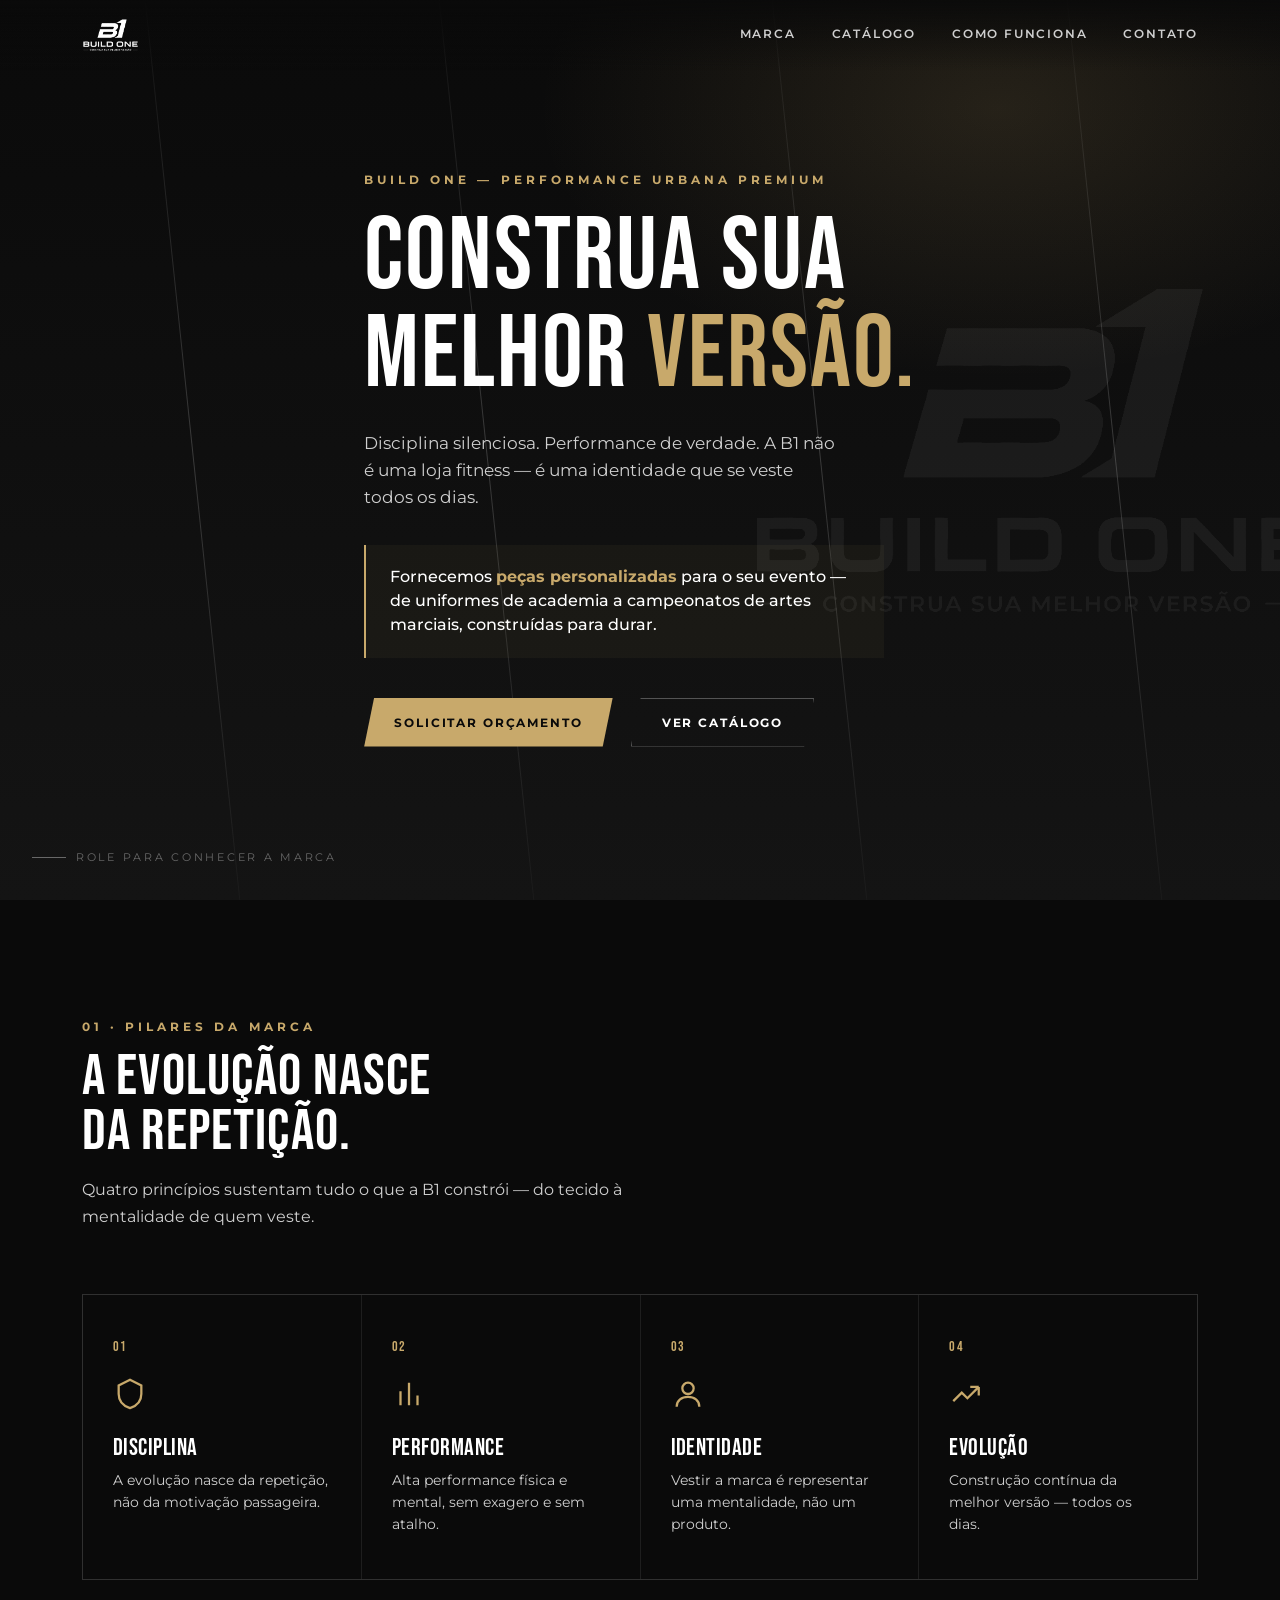
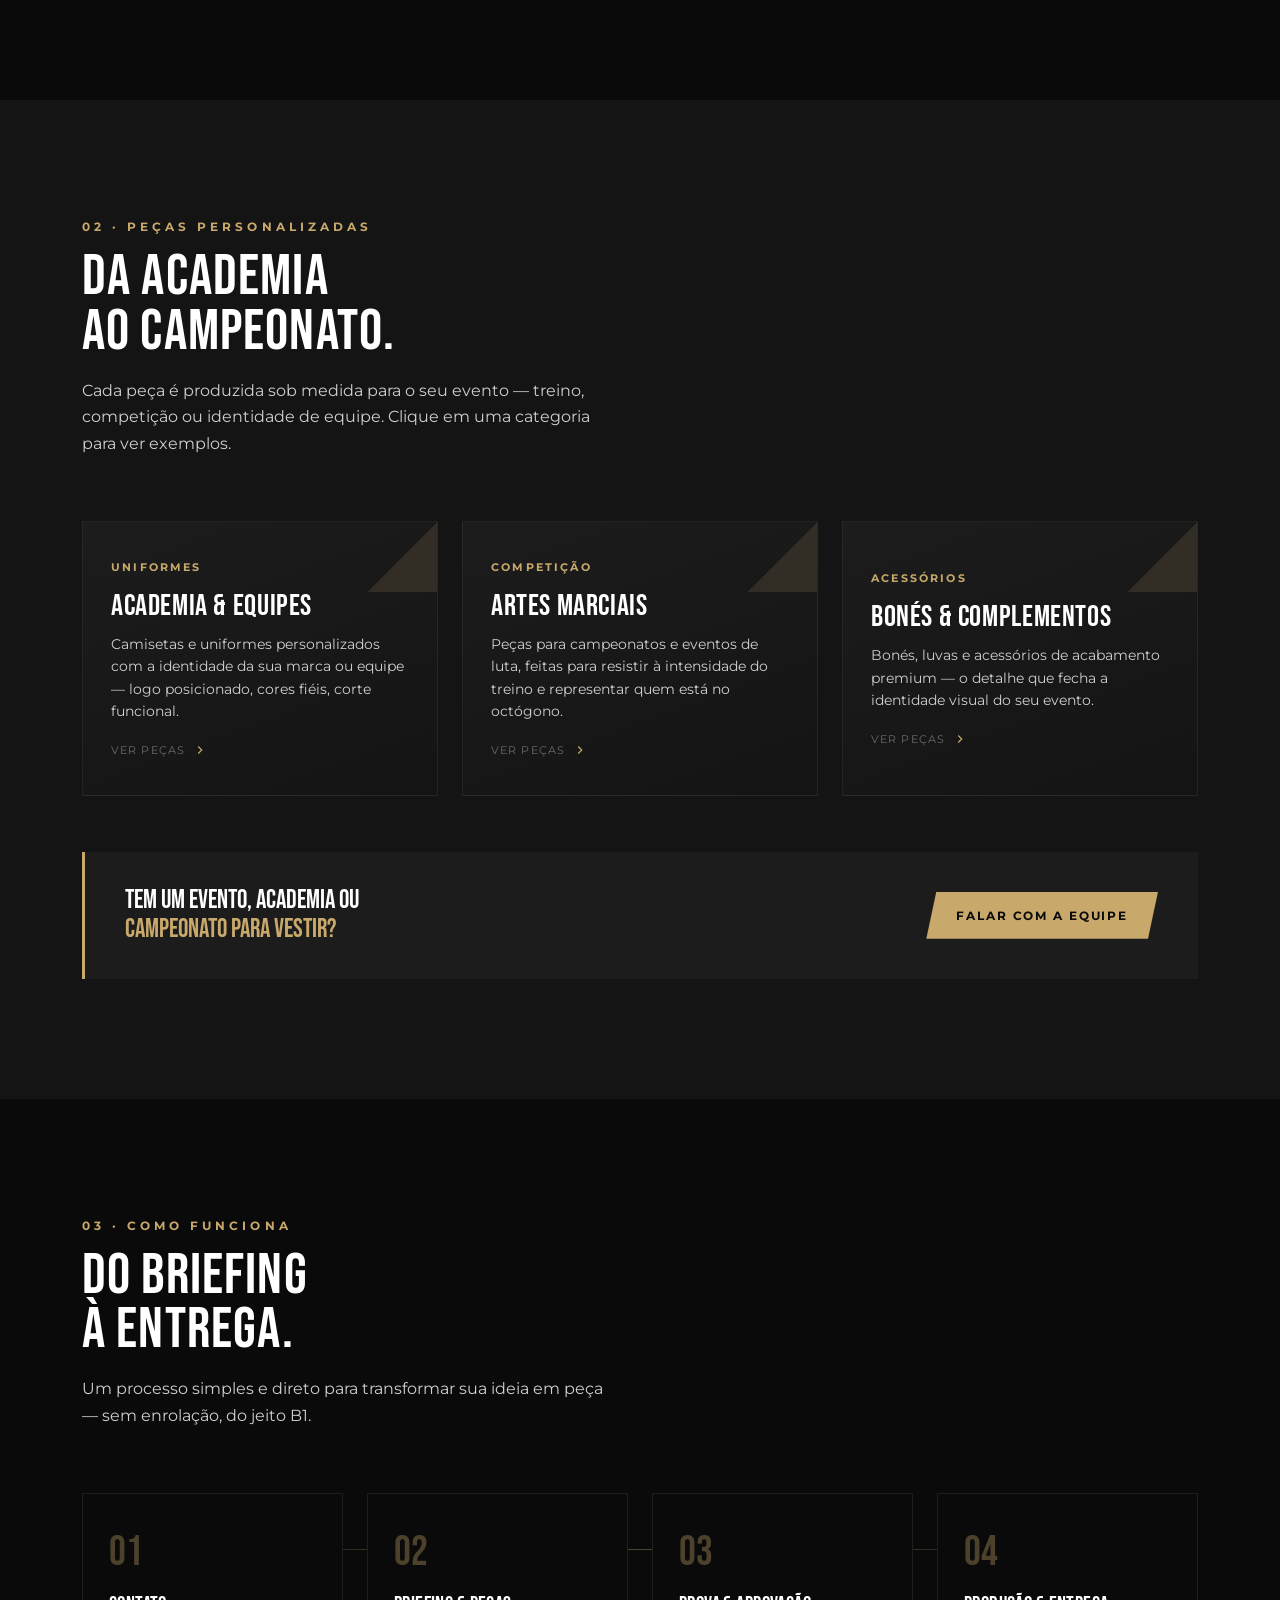
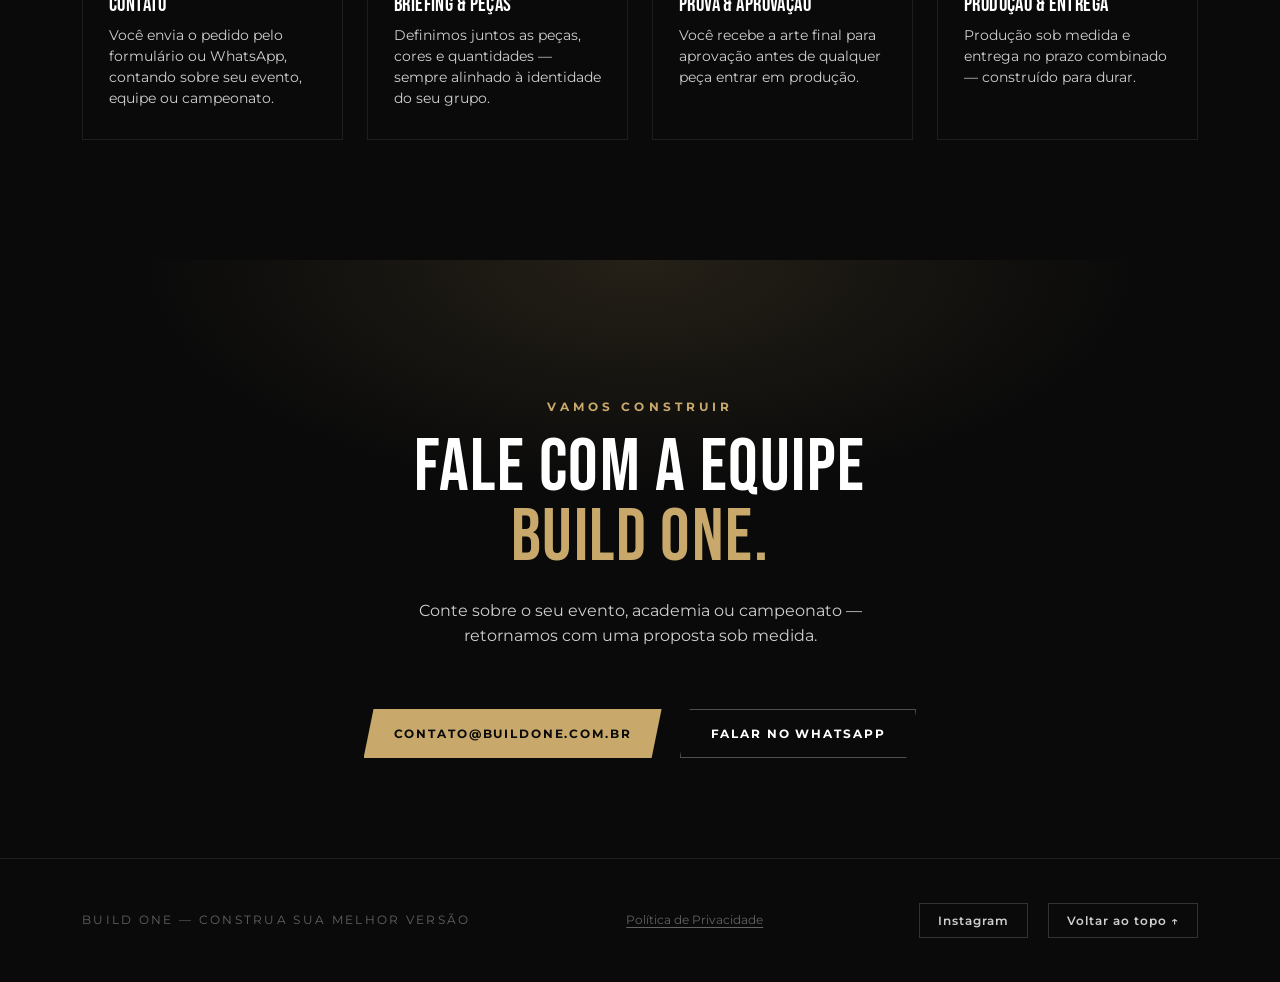
<file: index.html>
<!DOCTYPE html>
<html lang="pt-BR">
<head>
<meta charset="UTF-8">
<meta name="viewport" content="width=device-width, initial-scale=1.0">
<title>BUILD ONE — Construa sua melhor versão</title>
<meta name="description" content="B1 Build One — peças esportivas personalizadas para academias, equipes e campeonatos de artes marciais.">
<link rel="preconnect" href="https://fonts.googleapis.com">
<link rel="preconnect" href="https://fonts.gstatic.com" crossorigin>
<link href="https://fonts.googleapis.com/css2?family=Bebas+Neue&family=Montserrat:wght@400;500;600;700;800&display=swap" rel="stylesheet">
<link rel="stylesheet" href="style.css">
</head>
<body>

<header id="siteHeader">
  <div class="wrap">
    <a href="#topo" class="logo-mark" aria-label="Build One — início">
      <img src="assets/logo-white.png" alt="Build One">
    </a>
    <nav id="mainNav">
      <a href="#marca">Marca</a>
      <a href="#catalogo">Catálogo</a>
      <a href="#como-funciona">Como Funciona</a>
      <a href="#contato">Contato</a>
    </nav>
    <button class="nav-toggle" id="navToggle" aria-label="Abrir menu">
      <span></span><span></span><span></span>
    </button>
  </div>
</header>

<section class="hero" id="topo">
  <div class="hero-lines">
    <span style="left:15%;"></span>
    <span style="left:38%;"></span>
    <span style="left:64%;"></span>
    <span style="left:87%;"></span>
  </div>
  <div class="hero-ghost"><img src="assets/logo-white.png" alt=""></div>
  <div class="wrap">
    <div class="hero-content">
      <span class="eyebrow">Build One — Performance Urbana Premium</span>
      <h1>Construa sua<br>melhor <span class="accent">versão.</span></h1>
      <p class="hero-sub">Disciplina silenciosa. Performance de verdade. A B1 não é uma loja fitness — é uma identidade que se veste todos os dias.</p>

      <div class="hero-custom">
        <p>Fornecemos <b>peças personalizadas</b> para o seu evento — de uniformes de academia a campeonatos de artes marciais, construídas para durar.</p>
      </div>

      <div class="hero-cta">
        <a href="#contato" class="btn btn-primary">Solicitar orçamento</a>
        <a href="#catalogo" class="btn btn-ghost">Ver catálogo</a>
      </div>
    </div>
  </div>
  <div class="scroll-cue"><span class="line"></span> Role para conhecer a marca</div>
</section>

<section id="marca">
  <div class="wrap">
    <div class="section-head reveal">
      <span class="eyebrow">01 · Pilares da marca</span>
      <h2>A evolução nasce<br>da repetição.</h2>
      <p>Quatro princípios sustentam tudo o que a B1 constrói — do tecido à mentalidade de quem veste.</p>
    </div>

    <div class="pillars reveal">
      <div class="pillar">
        <span class="pillar-num">01</span>
        <svg class="pillar-icon" viewBox="0 0 24 24"><path d="M12 2l8 4v6c0 5-3.5 8.5-8 10-4.5-1.5-8-5-8-10V6l8-4z"/></svg>
        <h3>Disciplina</h3>
        <p>A evolução nasce da repetição, não da motivação passageira.</p>
      </div>
      <div class="pillar">
        <span class="pillar-num">02</span>
        <svg class="pillar-icon" viewBox="0 0 24 24"><path d="M6 20V10M12 20V4M18 20v-7"/></svg>
        <h3>Performance</h3>
        <p>Alta performance física e mental, sem exagero e sem atalho.</p>
      </div>
      <div class="pillar">
        <span class="pillar-num">03</span>
        <svg class="pillar-icon" viewBox="0 0 24 24"><circle cx="12" cy="8" r="4"/><path d="M4 21c0-4.4 3.6-7 8-7s8 2.6 8 7"/></svg>
        <h3>Identidade</h3>
        <p>Vestir a marca é representar uma mentalidade, não um produto.</p>
      </div>
      <div class="pillar">
        <span class="pillar-num">04</span>
        <svg class="pillar-icon" viewBox="0 0 24 24"><path d="M3 17l6-6 4 4 8-8M21 7v6M21 7h-6"/></svg>
        <h3>Evolução</h3>
        <p>Construção contínua da melhor versão — todos os dias.</p>
      </div>
    </div>
  </div>
</section>

<section class="section-alt" id="catalogo">
  <div class="wrap">
    <div class="section-head reveal">
      <span class="eyebrow">02 · Peças personalizadas</span>
      <h2>Da academia<br>ao campeonato.</h2>
      <p>Cada peça é produzida sob medida para o seu evento — treino, competição ou identidade de equipe. Clique em uma categoria para ver exemplos.</p>
    </div>

    <div class="pieces-grid reveal" role="tablist" aria-label="Categorias do catálogo">
      <button type="button" class="piece-card" data-target="panel-academia" role="tab" aria-selected="false" aria-controls="panel-academia">
        <span class="piece-tag">Uniformes</span>
        <h3>Academia &amp; Equipes</h3>
        <p>Camisetas e uniformes personalizados com a identidade da sua marca ou equipe — logo posicionado, cores fiéis, corte funcional.</p>
        <span class="piece-indicator">Ver peças
          <svg viewBox="0 0 24 24"><path d="M9 6l6 6-6 6"/></svg>
        </span>
      </button>

      <button type="button" class="piece-card" data-target="panel-artes-marciais" role="tab" aria-selected="false" aria-controls="panel-artes-marciais">
        <span class="piece-tag">Competição</span>
        <h3>Artes Marciais</h3>
        <p>Peças para campeonatos e eventos de luta, feitas para resistir à intensidade do treino e representar quem está no octógono.</p>
        <span class="piece-indicator">Ver peças
          <svg viewBox="0 0 24 24"><path d="M9 6l6 6-6 6"/></svg>
        </span>
      </button>

      <button type="button" class="piece-card" data-target="panel-acessorios" role="tab" aria-selected="false" aria-controls="panel-acessorios">
        <span class="piece-tag">Acessórios</span>
        <h3>Bonés &amp; Complementos</h3>
        <p>Bonés, luvas e acessórios de acabamento premium — o detalhe que fecha a identidade visual do seu evento.</p>
        <span class="piece-indicator">Ver peças
          <svg viewBox="0 0 24 24"><path d="M9 6l6 6-6 6"/></svg>
        </span>
      </button>
    </div>

    <div class="product-panels reveal" id="productPanels">

      <!-- ACADEMIA & EQUIPES -->
      <div class="product-panel" id="panel-academia" role="tabpanel">
        <div class="panel-inner">
          <div class="panel-head">
            <h4>Academia &amp; Equipes</h4>
            <span>4 modelos em destaque — personalizáveis com sua logo e cores</span>
          </div>
          <div class="product-grid">
            <div class="product-card">
              <div class="product-thumb">
                <svg viewBox="0 0 24 24"><path d="M8 4L4 7v3h2v10h12V10h2V7l-4-3-3 2h-2L8 4z"/></svg>
              </div>
              <div class="product-info">
                <span class="p-tag">Personalizável</span>
                <h5>Camiseta Dry-fit Equipe</h5>
                <p>Tecido leve, logo B1 Sport System e da sua equipe.</p>
              </div>
            </div>
            <div class="product-card">
              <div class="product-thumb">
                <svg viewBox="0 0 24 24"><path d="M9 4L6 6v3h1v11h10V9h1V6l-3-2-2 1.5h-2L9 4z"/></svg>
              </div>
              <div class="product-info">
                <span class="p-tag">Personalizável</span>
                <h5>Regata Performance</h5>
                <p>Corte funcional para treino de alta intensidade.</p>
              </div>
            </div>
            <div class="product-card">
              <div class="product-thumb">
                <svg viewBox="0 0 24 24"><path d="M7 4L4 6.5V10h2v10h12V10h2V6.5L17 4l-3 2h-4L7 4z"/></svg>
              </div>
              <div class="product-info">
                <span class="p-tag">Personalizável</span>
                <h5>Agasalho de Treino</h5>
                <p>Conjunto para pré e pós-treino com identidade da marca.</p>
              </div>
            </div>
            <div class="product-card">
              <div class="product-thumb">
                <svg viewBox="0 0 24 24"><path d="M6 4h12v4l-2 2v10H8V10L6 8V4z"/></svg>
              </div>
              <div class="product-info">
                <span class="p-tag">Personalizável</span>
                <h5>Uniforme Completo</h5>
                <p>Kit fechado para equipes — camiseta, shorts e acessório.</p>
              </div>
            </div>
          </div>
        </div>
      </div>

      <!-- ARTES MARCIAIS -->
      <div class="product-panel" id="panel-artes-marciais" role="tabpanel">
        <div class="panel-inner">
          <div class="panel-head">
            <h4>Artes Marciais</h4>
            <span>4 modelos em destaque — construídos para competição</span>
          </div>
          <div class="product-grid">
            <div class="product-card">
              <div class="product-thumb">
                <svg viewBox="0 0 24 24"><path d="M6 5l6 3 6-3v4l-6 3-6-3V5zM6 12l6 3 6-3v7l-6 3-6-3v-7z"/></svg>
              </div>
              <div class="product-info">
                <span class="p-tag">Personalizável</span>
                <h5>Rashguard Competição</h5>
                <p>Sublimação total, cores e patrocinadores sob medida.</p>
              </div>
            </div>
            <div class="product-card">
              <div class="product-thumb">
                <svg viewBox="0 0 24 24"><path d="M8 4h8l2 4-3 2v10H9V10L6 8l2-4z"/></svg>
              </div>
              <div class="product-info">
                <span class="p-tag">Personalizável</span>
                <h5>Shorts MMA</h5>
                <p>Tecido resistente com liberdade total de movimento.</p>
              </div>
            </div>
            <div class="product-card">
              <div class="product-thumb">
                <svg viewBox="0 0 24 24"><path d="M12 3l7 3v6c0 5-3 8-7 9-4-1-7-4-7-9V6l7-3z"/></svg>
              </div>
              <div class="product-info">
                <span class="p-tag">Personalizável</span>
                <h5>Faixa &amp; Kimono</h5>
                <p>Bordado e identificação de graduação personalizados.</p>
              </div>
            </div>
            <div class="product-card">
              <div class="product-thumb">
                <svg viewBox="0 0 24 24"><path d="M4 12a4 4 0 018 0v3a3 3 0 01-3 3H8a4 4 0 01-4-4v-2zM16 9a3 3 0 013 3v4a3 3 0 01-3 3h-1v-7l1-3z"/></svg>
              </div>
              <div class="product-info">
                <span class="p-tag">Personalizável</span>
                <h5>Luvas de Treino</h5>
                <p>Acabamento premium com identidade visual do evento.</p>
              </div>
            </div>
          </div>
        </div>
      </div>

      <!-- BONÉS & COMPLEMENTOS -->
      <div class="product-panel" id="panel-acessorios" role="tabpanel">
        <div class="panel-inner">
          <div class="panel-head">
            <h4>Bonés &amp; Complementos</h4>
            <span>4 modelos em destaque — o acabamento da sua identidade</span>
          </div>
          <div class="product-grid">
            <div class="product-card">
              <div class="product-thumb">
                <svg viewBox="0 0 24 24"><path d="M3 15c0-5 4-9 9-9s9 4 9 9H3z"/><path d="M3 15h18v2H3z"/></svg>
              </div>
              <div class="product-info">
                <span class="p-tag">Personalizável</span>
                <h5>Boné Aba Curva</h5>
                <p>Bordado 3D com o símbolo B1 ou logo do seu evento.</p>
              </div>
            </div>
            <div class="product-card">
              <div class="product-thumb">
                <svg viewBox="0 0 24 24"><path d="M4 9h16v10H4zM8 9V6a4 4 0 018 0v3"/></svg>
              </div>
              <div class="product-info">
                <span class="p-tag">Personalizável</span>
                <h5>Bolsa Esportiva</h5>
                <p>Espaço para treino diário com identidade visual da marca.</p>
              </div>
            </div>
            <div class="product-card">
              <div class="product-thumb">
                <svg viewBox="0 0 24 24"><path d="M6 3h12l-2 6 2 3-2 9H8l-2-9 2-3-2-6z"/></svg>
              </div>
              <div class="product-info">
                <span class="p-tag">Personalizável</span>
                <h5>Toalha Premium</h5>
                <p>Acabamento felpudo com logo bordado ou estampado.</p>
              </div>
            </div>
            <div class="product-card">
              <div class="product-thumb">
                <svg viewBox="0 0 24 24"><path d="M9 3h6l1 4-2 2v10a2 2 0 01-2 2 2 2 0 01-2-2V9l-2-2 1-4z"/></svg>
              </div>
              <div class="product-info">
                <span class="p-tag">Personalizável</span>
                <h5>Squeeze Personalizado</h5>
                <p>Garrafa térmica com a marca do seu evento ou equipe.</p>
              </div>
            </div>
          </div>
        </div>
      </div>

    </div>

    <div class="cta-banner reveal">
      <p>Tem um evento, academia ou<br><span>campeonato para vestir?</span></p>
      <a href="#contato" class="btn btn-primary">Falar com a equipe</a>
    </div>
  </div>
</section>

<section id="como-funciona">
  <div class="wrap">
    <div class="section-head reveal">
      <span class="eyebrow">03 · Como funciona</span>
      <h2>Do briefing<br>à entrega.</h2>
      <p>Um processo simples e direto para transformar sua ideia em peça — sem enrolação, do jeito B1.</p>
    </div>

    <div class="steps reveal">
      <div class="step">
        <span class="step-num">01</span>
        <h3>Contato</h3>
        <p>Você envia o pedido pelo formulário ou WhatsApp, contando sobre seu evento, equipe ou campeonato.</p>
      </div>
      <div class="step">
        <span class="step-num">02</span>
        <h3>Briefing &amp; Peças</h3>
        <p>Definimos juntos as peças, cores e quantidades — sempre alinhado à identidade do seu grupo.</p>
      </div>
      <div class="step">
        <span class="step-num">03</span>
        <h3>Prova &amp; Aprovação</h3>
        <p>Você recebe a arte final para aprovação antes de qualquer peça entrar em produção.</p>
      </div>
      <div class="step">
        <span class="step-num">04</span>
        <h3>Produção &amp; Entrega</h3>
        <p>Produção sob medida e entrega no prazo combinado — construído para durar.</p>
      </div>
    </div>
  </div>
</section>

<section class="contact" id="contato">
  <div class="wrap">
    <div class="contact-head reveal">
      <span class="eyebrow">Vamos construir</span>
      <h2>Fale com a equipe<br><span class="g">Build One.</span></h2>
      <p class="contact-sub">Conte sobre o seu evento, academia ou campeonato — retornamos com uma proposta sob medida.</p>
    </div>

    <div class="contact-actions reveal">
      <a href="mailto:contato@buildone.com.br" class="btn btn-primary">contato@buildone.com.br</a>
      <a href="https://wa.me/5581982292300" class="btn btn-ghost" target="_blank" rel="noopener">Falar no WhatsApp</a>
    </div>
  </div>
</section>

<footer>
  <div class="wrap">
    <span class="foot-tagline">Build One — Construa sua melhor versão</span>
    <div class="foot-links">
      <a href="#" class="privacy-link text-link">Política de Privacidade</a>
    </div>
    <div class="foot-social">
      <a href="#" target="_blank" rel="noopener">Instagram</a>
      <a href="#topo">Voltar ao topo ↑</a>
    </div>
  </div>
</footer>

<!-- Modal — Política de Privacidade -->
<div class="modal-overlay" id="privacyModal">
  <div class="modal-box">
    <h3>Política de Privacidade</h3>
    <p>Os dados preenchidos no formulário de orçamento (nome, contato e detalhes do pedido) são usados exclusivamente para montar sua mensagem de contato com a equipe B1 pelo WhatsApp.</p>
    <p>Esses dados <b>não são enviados a nenhum servidor</b>, não ficam armazenados neste site e não são compartilhados com terceiros. Eles existem apenas no seu navegador, durante o preenchimento, até você enviar a mensagem.</p>
    <p>Ao continuar a conversa pelo WhatsApp, o tratamento dos seus dados passa a seguir a política de privacidade do próprio WhatsApp/Meta.</p>
    <p>Dúvidas sobre o uso dos seus dados podem ser enviadas para <b>contato@buildone.com.br</b>.</p>
    <button class="modal-close" id="privacyClose" type="button">Entendi</button>
  </div>
</div>

<script src="script.js"></script>
</body>
</html>
</file>
<file: style.css>
/* ============================================================
   BUILD ONE (B1) — style.css
   Identidade: preto premium + dourado, Bebas Neue + Montserrat
   ============================================================ */

:root{
  --black:#0A0A0A;
  --graphite:#1C1C1C;
  --graphite-2:#141414;
  --white:#FFFFFF;
  --silver:#CFCFCF;
  --silver-dim:rgba(207,207,207,0.45);
  --gold:#C8A96B;
  --gold-dim:rgba(200,169,107,0.35);
  --gold-glow:rgba(200,169,107,0.14);
  --angle:-6deg;
}

*{margin:0;padding:0;box-sizing:border-box;}

html{scroll-behavior:smooth;}

body{
  background:var(--black);
  color:var(--white);
  font-family:'Montserrat',sans-serif;
  overflow-x:hidden;
}

h1,h2,h3,.display{
  font-family:'Bebas Neue',sans-serif;
  letter-spacing:0.02em;
  line-height:0.95;
  text-transform:uppercase;
  font-weight:400;
}

.eyebrow{
  font-family:'Montserrat',sans-serif;
  font-weight:700;
  font-size:0.72rem;
  letter-spacing:0.35em;
  text-transform:uppercase;
  color:var(--gold);
}

a{color:inherit;text-decoration:none;}
button{font-family:inherit;cursor:pointer;}

.wrap{
  max-width:1180px;
  margin:0 auto;
  padding:0 32px;
}

/* ---------- reveal on scroll ---------- */
.reveal{
  opacity:0;
  transform:translateY(28px);
  transition:opacity 0.8s ease, transform 0.8s ease;
}
.reveal.in{
  opacity:1;
  transform:translateY(0);
}

@media (prefers-reduced-motion: reduce){
  .reveal{opacity:1;transform:none;transition:none;}
  html{scroll-behavior:auto;}
}

/* ---------- header ---------- */
header{
  position:fixed;
  top:0;left:0;right:0;
  z-index:50;
  padding:18px 0;
  background:linear-gradient(to bottom, rgba(10,10,10,0.92), rgba(10,10,10,0));
  transition:background 0.3s ease, padding 0.3s ease;
}
header.scrolled{
  background:rgba(10,10,10,0.92);
  backdrop-filter:blur(8px);
  padding:12px 0;
  border-bottom:1px solid rgba(200,169,107,0.15);
}
header .wrap{
  display:flex;
  align-items:center;
  justify-content:space-between;
}
.logo-mark{
  display:flex;
  align-items:center;
  cursor:pointer;
  user-select:none;
}
.logo-mark img{
  height:34px;
  width:auto;
  display:block;
}
nav{display:flex;gap:36px;}
nav a{
  font-size:0.75rem;
  font-weight:600;
  letter-spacing:0.15em;
  text-transform:uppercase;
  color:var(--silver);
  position:relative;
  padding-bottom:4px;
}
nav a::after{
  content:'';
  position:absolute;
  left:0;bottom:0;
  width:0%;
  height:1px;
  background:var(--gold);
  transition:width 0.3s ease;
}
nav a:hover{color:var(--white);}
nav a:hover::after{width:100%;}
.nav-toggle{display:none;}

/* ---------- hero ---------- */
.hero{
  position:relative;
  min-height:100svh;
  display:flex;
  align-items:center;
  padding-top:120px;
  padding-bottom:100px;
  overflow:hidden;
  background:
    radial-gradient(ellipse 60% 50% at 78% 12%, var(--gold-glow), transparent 60%),
    linear-gradient(180deg, var(--black) 0%, var(--graphite-2) 100%);
}

.hero-lines{
  position:absolute;
  inset:0;
  pointer-events:none;
  opacity:0.5;
}
.hero-lines span{
  position:absolute;
  background:linear-gradient(180deg, transparent, var(--silver-dim), transparent);
  width:1px;
  top:-10%;
  height:120%;
  transform:rotate(var(--angle));
}

.hero-ghost{
  position:absolute;
  right:-4%;
  top:50%;
  transform:translateY(-50%);
  width:min(46vw,620px);
  opacity:0.05;
  pointer-events:none;
  user-select:none;
  z-index:0;
}
.hero-ghost img{width:100%;height:auto;display:block;}

.hero-content{
  position:relative;
  z-index:2;
  max-width:680px;
}

.hero .eyebrow{margin-bottom:22px;display:block;}

.hero h1{
  font-size:clamp(3.4rem, 8vw, 6.4rem);
  color:var(--white);
}
.hero h1 .accent{color:var(--gold);}

.hero-sub{
  margin-top:26px;
  font-size:1.05rem;
  color:var(--silver);
  max-width:480px;
  line-height:1.6;
  font-weight:400;
}

.hero-custom{
  margin-top:34px;
  padding:20px 24px;
  border-left:2px solid var(--gold);
  background:rgba(200,169,107,0.05);
  max-width:520px;
}
.hero-custom p{
  font-size:0.98rem;
  color:var(--white);
  line-height:1.55;
  font-weight:500;
}
.hero-custom p b{color:var(--gold);font-weight:700;}

.hero-cta{
  margin-top:40px;
  display:flex;
  gap:18px;
  flex-wrap:wrap;
}

.btn{
  display:inline-flex;
  align-items:center;
  gap:10px;
  padding:16px 30px;
  font-size:0.78rem;
  font-weight:700;
  letter-spacing:0.15em;
  text-transform:uppercase;
  transition:transform 0.25s ease, background 0.25s ease, color 0.25s ease, border-color 0.25s ease;
  clip-path:polygon(10px 0, 100% 0, calc(100% - 10px) 100%, 0 100%);
  border:none;
}
.btn-primary{
  background:var(--gold);
  color:var(--black);
}
.btn-primary:hover{
  transform:translateY(-2px);
  background:#dcbb80;
}
.btn-ghost{
  border:1px solid rgba(207,207,207,0.35);
  color:var(--white);
  background:transparent;
  clip-path:polygon(10px 0, 100% 0, calc(100% - 10px) 100%, 0 100%);
}
.btn-ghost:hover{
  border-color:var(--gold);
  color:var(--gold);
  transform:translateY(-2px);
}

.scroll-cue{
  position:absolute;
  bottom:36px;
  left:32px;
  display:flex;
  align-items:center;
  gap:10px;
  font-size:0.68rem;
  letter-spacing:0.25em;
  text-transform:uppercase;
  color:var(--silver-dim);
  z-index:2;
}
.scroll-cue .line{
  width:34px;height:1px;
  background:var(--silver-dim);
  position:relative;
  overflow:hidden;
}
.scroll-cue .line::after{
  content:'';
  position:absolute;
  left:-100%;top:0;
  width:100%;height:100%;
  background:var(--gold);
  animation:slide 2.2s linear infinite;
}
@keyframes slide{
  0%{left:-100%;}
  100%{left:100%;}
}

/* ---------- section shell ---------- */
section{
  position:relative;
  padding:120px 0;
}
.section-alt{
  background:var(--graphite-2);
}
.section-head{
  max-width:640px;
  margin-bottom:64px;
}
.section-head .eyebrow{margin-bottom:16px;display:block;}
.section-head h2{
  font-size:clamp(2.4rem,4.6vw,3.6rem);
}
.section-head p{
  margin-top:18px;
  color:var(--silver);
  font-size:1rem;
  line-height:1.65;
  max-width:540px;
}

/* ---------- pillars ---------- */
.pillars{
  display:grid;
  grid-template-columns:repeat(4,1fr);
  gap:1px;
  background:rgba(207,207,207,0.1);
  border:1px solid rgba(207,207,207,0.1);
}
.pillar{
  background:var(--black);
  padding:44px 30px;
  transition:background 0.3s ease;
}
.pillar:hover{background:var(--graphite);}
.pillar-num{
  font-family:'Bebas Neue',sans-serif;
  font-size:0.85rem;
  color:var(--gold);
  letter-spacing:0.1em;
  display:block;
  margin-bottom:22px;
}
.pillar-icon{
  width:34px;height:34px;
  margin-bottom:22px;
  stroke:var(--gold);
  fill:none;
  stroke-width:1.6;
}
.pillar h3{
  font-size:1.5rem;
  margin-bottom:10px;
  color:var(--white);
}
.pillar p{
  font-size:0.88rem;
  color:var(--silver);
  line-height:1.55;
}

/* ---------- peças / catálogo (abas) ---------- */
.pieces-grid{
  display:grid;
  grid-template-columns:repeat(3,1fr);
  gap:24px;
}
.piece-card{
  background:linear-gradient(160deg, var(--graphite), var(--graphite-2));
  border:1px solid rgba(207,207,207,0.08);
  padding:38px 28px;
  position:relative;
  overflow:hidden;
  transition:transform 0.35s ease, border-color 0.35s ease, background 0.35s ease;
  text-align:left;
  width:100%;
  color:var(--white);
  appearance:none;
}
.piece-card::before{
  content:'';
  position:absolute;
  top:0;right:0;
  width:70px;height:70px;
  background:linear-gradient(135deg, transparent 50%, var(--gold-glow) 50%);
}
.piece-card:hover{
  transform:translateY(-6px);
  border-color:var(--gold-dim);
}
.piece-card:focus-visible{
  outline:2px solid var(--gold);
  outline-offset:3px;
}
.piece-card.active{
  border-color:var(--gold);
  background:linear-gradient(160deg, #262019, var(--graphite-2));
  box-shadow:0 0 0 1px var(--gold-dim), 0 18px 40px -20px rgba(200,169,107,0.35);
}
.piece-card.active .piece-tag::after{
  content:'· selecionado';
  color:var(--silver-dim);
  font-weight:600;
  letter-spacing:0.05em;
  text-transform:none;
}
.piece-tag{
  font-size:0.68rem;
  letter-spacing:0.2em;
  text-transform:uppercase;
  color:var(--gold);
  font-weight:700;
  margin-bottom:18px;
  display:block;
}
.piece-card h3{
  font-size:1.9rem;
  color:var(--white);
  margin-bottom:12px;
}
.piece-card p{
  font-size:0.88rem;
  color:var(--silver);
  line-height:1.6;
}
.piece-card .piece-indicator{
  margin-top:20px;
  display:flex;
  align-items:center;
  gap:8px;
  font-size:0.7rem;
  letter-spacing:0.1em;
  text-transform:uppercase;
  color:var(--silver-dim);
}
.piece-card .piece-indicator svg{
  width:14px;height:14px;
  stroke:var(--gold);
  fill:none;
  stroke-width:2;
  transition:transform 0.3s ease;
}
.piece-card.active .piece-indicator svg{transform:rotate(90deg);}

/* ---- painel de produtos (abas) ---- */
.product-panels{
  margin-top:8px;
}
.product-panel{
  display:none;
  overflow:hidden;
}
.product-panel.active{
  display:block;
  animation:panelIn 0.5s ease;
}
@keyframes panelIn{
  from{opacity:0;transform:translateY(-14px);}
  to{opacity:1;transform:translateY(0);}
}
@media (prefers-reduced-motion: reduce){
  .product-panel.active{animation:none;}
}

.panel-inner{
  margin-top:36px;
  padding:40px;
  background:var(--graphite-2);
  border:1px solid rgba(200,169,107,0.15);
  border-top:2px solid var(--gold);
}
.panel-head{
  display:flex;
  align-items:baseline;
  justify-content:space-between;
  gap:20px;
  margin-bottom:30px;
  flex-wrap:wrap;
}
.panel-head h4{
  font-family:'Bebas Neue',sans-serif;
  font-size:1.8rem;
  color:var(--white);
  letter-spacing:0.02em;
}
.panel-head span{
  font-size:0.82rem;
  color:var(--silver);
}

.product-grid{
  display:grid;
  grid-template-columns:repeat(4,1fr);
  gap:20px;
}
.product-card{
  background:var(--black);
  border:1px solid rgba(207,207,207,0.08);
  transition:border-color 0.3s ease, transform 0.3s ease;
}
.product-card:hover{
  border-color:var(--gold-dim);
  transform:translateY(-4px);
}
.product-thumb{
  aspect-ratio:1/1;
  display:flex;
  align-items:center;
  justify-content:center;
  background:
    radial-gradient(circle at 30% 20%, rgba(200,169,107,0.10), transparent 55%),
    var(--graphite);
  border-bottom:1px solid rgba(207,207,207,0.08);
}
.product-thumb svg{
  width:46%;
  height:46%;
  stroke:var(--gold);
  fill:none;
  stroke-width:1.3;
}
.product-info{padding:18px 16px 20px;}
.product-info .p-tag{
  font-size:0.62rem;
  letter-spacing:0.15em;
  text-transform:uppercase;
  color:var(--gold);
  font-weight:700;
  display:block;
  margin-bottom:8px;
}
.product-info h5{
  font-family:'Montserrat',sans-serif;
  font-weight:600;
  font-size:0.92rem;
  color:var(--white);
  margin-bottom:6px;
}
.product-info p{
  font-size:0.78rem;
  color:var(--silver);
  line-height:1.5;
}

.cta-banner{
  margin-top:56px;
  display:flex;
  align-items:center;
  justify-content:space-between;
  gap:24px;
  flex-wrap:wrap;
  padding:34px 40px;
  background:var(--graphite);
  border-left:3px solid var(--gold);
}
.cta-banner p{
  font-family:'Bebas Neue',sans-serif;
  font-size:1.6rem;
  color:var(--white);
  max-width:520px;
  line-height:1.15;
}
.cta-banner p span{color:var(--gold);}

/* ---------- como funciona ---------- */
.steps{
  display:grid;
  grid-template-columns:repeat(4,1fr);
  gap:24px;
  counter-reset:step;
}
.step{
  position:relative;
  padding:34px 26px 30px;
  background:var(--black);
  border:1px solid rgba(207,207,207,0.1);
}
.step-num{
  font-family:'Bebas Neue',sans-serif;
  font-size:2.6rem;
  color:var(--gold-dim);
  display:block;
  margin-bottom:18px;
}
.step h3{
  font-size:1.3rem;
  color:var(--white);
  margin-bottom:10px;
}
.step p{
  font-size:0.85rem;
  color:var(--silver);
  line-height:1.55;
}
.step-connector{
  display:none;
}
@media (min-width:901px){
  .steps{position:relative;}
  .steps::before{
    content:'';
    position:absolute;
    top:56px;
    left:6%;
    right:6%;
    height:1px;
    background:linear-gradient(90deg, transparent, var(--gold-dim), var(--gold-dim), transparent);
    z-index:0;
  }
}

/* ---------- contato / formulário ---------- */
.contact{
  padding:140px 0 100px;
  background:
    radial-gradient(ellipse 60% 60% at 50% 0%, var(--gold-glow), transparent 65%),
    var(--black);
}
.contact-head{
  text-align:center;
  margin-bottom:60px;
}
.contact-head .eyebrow{display:block;margin-bottom:20px;}
.contact-head h2{
  font-size:clamp(2.6rem,6vw,4.6rem);
  max-width:820px;
  margin:0 auto;
}
.contact-head h2 .g{color:var(--gold);}
.contact-sub{
  margin:24px auto 0;
  max-width:480px;
  color:var(--silver);
  font-size:1rem;
  line-height:1.6;
}

.contact-actions{
  display:flex;
  justify-content:center;
  gap:18px;
  flex-wrap:wrap;
}

/* ---------- footer ---------- */
footer{
  padding:44px 0;
  border-top:1px solid rgba(207,207,207,0.1);
}
footer .wrap{
  display:flex;
  align-items:center;
  justify-content:space-between;
  flex-wrap:wrap;
  gap:18px;
}
.foot-tagline{
  font-size:0.72rem;
  letter-spacing:0.2em;
  text-transform:uppercase;
  color:var(--silver-dim);
}
.foot-links{
  display:flex;
  gap:20px;
  align-items:center;
  flex-wrap:wrap;
}
.foot-links a.text-link{
  font-size:0.74rem;
  color:var(--silver-dim);
  text-decoration:underline;
  text-underline-offset:3px;
}
.foot-links a.text-link:hover{color:var(--gold);}
.foot-social{
  display:flex;
  gap:20px;
}
.foot-social a{
  font-size:0.78rem;
  font-weight:600;
  letter-spacing:0.08em;
  color:var(--silver);
  border:1px solid rgba(207,207,207,0.2);
  padding:9px 18px;
  transition:all 0.25s ease;
}
.foot-social a:hover{
  color:var(--gold);
  border-color:var(--gold);
}

/* ---------- modal (política de privacidade) ---------- */
.modal-overlay{
  position:fixed;
  inset:0;
  background:rgba(10,10,10,0.85);
  backdrop-filter:blur(4px);
  z-index:100;
  display:flex;
  align-items:center;
  justify-content:center;
  padding:24px;
  opacity:0;
  pointer-events:none;
  transition:opacity 0.3s ease;
}
.modal-overlay.open{
  opacity:1;
  pointer-events:auto;
}
.modal-box{
  background:var(--graphite-2);
  border:1px solid rgba(200,169,107,0.25);
  max-width:560px;
  width:100%;
  max-height:80vh;
  overflow-y:auto;
  padding:40px;
  transform:translateY(20px);
  transition:transform 0.3s ease;
}
.modal-overlay.open .modal-box{transform:translateY(0);}
.modal-box h3{
  font-size:1.8rem;
  color:var(--white);
  margin-bottom:18px;
}
.modal-box p{
  font-size:0.88rem;
  color:var(--silver);
  line-height:1.65;
  margin-bottom:14px;
}
.modal-close{
  display:inline-block;
  margin-top:10px;
  padding:12px 24px;
  font-size:0.72rem;
  letter-spacing:0.12em;
  text-transform:uppercase;
  font-weight:700;
  background:var(--gold);
  color:var(--black);
  border:none;
  clip-path:polygon(10px 0, 100% 0, calc(100% - 10px) 100%, 0 100%);
}

/* ---------- toast (confirmação) ---------- */
.toast{
  position:fixed;
  bottom:28px;
  left:50%;
  transform:translateX(-50%) translateY(20px);
  background:var(--white);
  color:var(--black);
  padding:16px 26px;
  font-size:0.85rem;
  font-weight:600;
  z-index:200;
  opacity:0;
  pointer-events:none;
  transition:opacity 0.3s ease, transform 0.3s ease;
  border-left:4px solid var(--gold);
}
.toast.show{
  opacity:1;
  transform:translateX(-50%) translateY(0);
}

/* ---------- responsive ---------- */
@media (max-width:900px){
  .pillars{grid-template-columns:repeat(2,1fr);}
  .pieces-grid{grid-template-columns:1fr;}
  .product-grid{grid-template-columns:repeat(2,1fr);}
  .steps{grid-template-columns:repeat(2,1fr);}
}
@media (max-width:640px){
  nav{
    position:fixed;
    top:64px;left:0;right:0;
    background:rgba(10,10,10,0.98);
    flex-direction:column;
    gap:0;
    padding:10px 0;
    transform:translateY(-130%);
    transition:transform 0.3s ease;
    border-bottom:1px solid rgba(200,169,107,0.15);
  }
  nav.open{transform:translateY(0);}
  nav a{padding:16px 32px;width:100%;border-top:1px solid rgba(207,207,207,0.08);}
  .nav-toggle{
    display:flex;
    flex-direction:column;
    gap:5px;
    background:none;border:none;cursor:pointer;
    padding:6px;
  }
  .nav-toggle span{width:22px;height:2px;background:var(--white);}
  .pillars{grid-template-columns:1fr;}
  .hero-content{max-width:100%;}
  .cta-banner{flex-direction:column;align-items:flex-start;}
  .product-grid{grid-template-columns:1fr 1fr;}
  .steps{grid-template-columns:1fr;}
  .panel-inner{padding:26px;}
}
</file>
